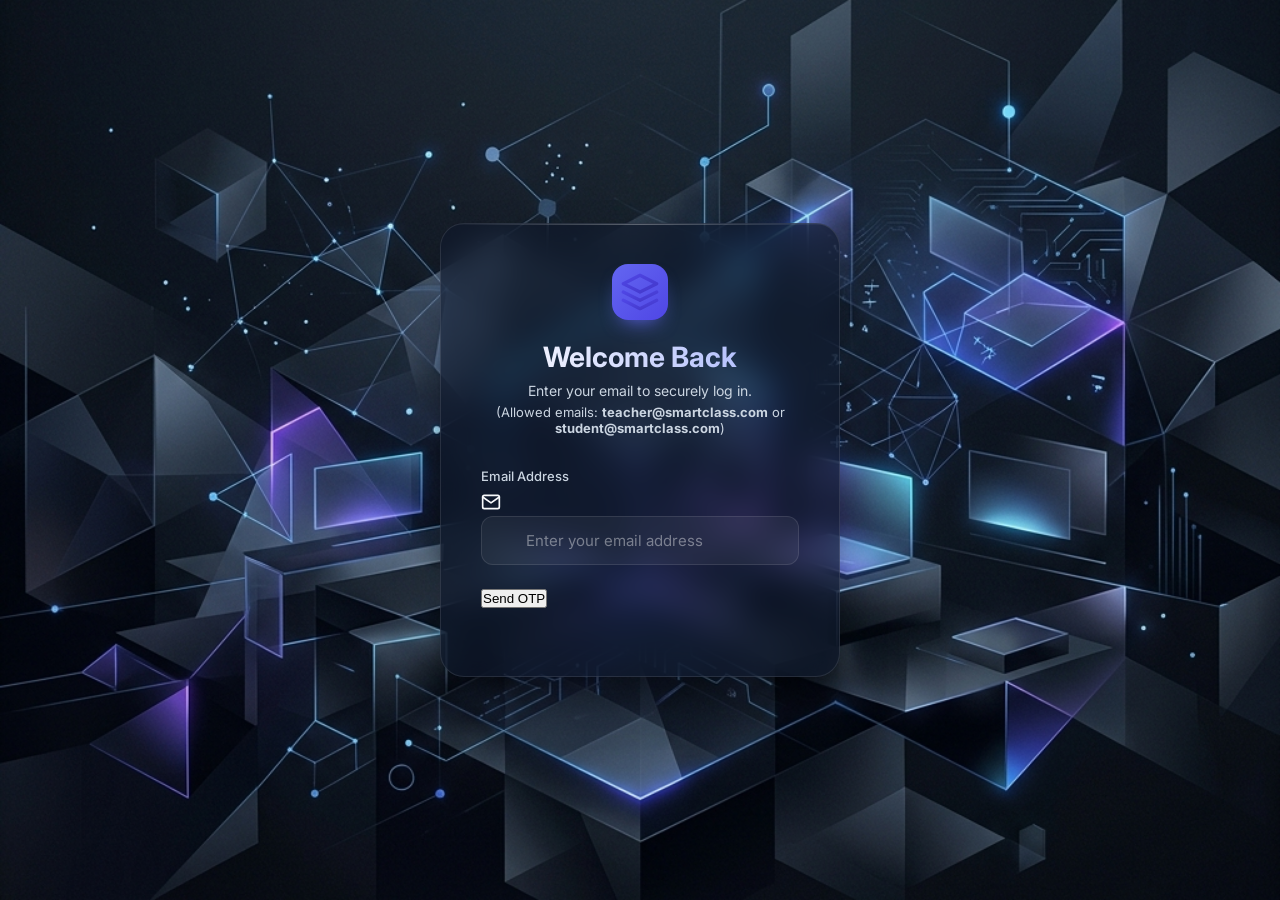
<file: index.html>
<!DOCTYPE html>
<html lang="en">
<head>
    <meta charset="UTF-8">
    <meta name="viewport" content="width=device-width, initial-scale=1.0">
    <title>Smart Class - Login</title>
    <link rel="stylesheet" href="style.css">
    <link href="https://fonts.googleapis.com/css2?family=Inter:wght@300;400;500;600;700&display=swap" rel="stylesheet">
    <style>
        .otp-section {
            display: none;
            flex-direction: column;
            gap: 15px;
            animation: fadeIn 0.4s ease-out;
            margin-bottom: 20px;
        }
        .otp-inputs {
            display: flex;
            gap: 10px;
            justify-content: center;
        }
        .otp-box {
            width: 50px;
            height: 50px;
            border-radius: 12px;
            border: 1px solid rgba(255,255,255,0.1);
            background: rgba(0,0,0,0.3);
            color: white;
            font-size: 24px;
            font-weight: 700;
            text-align: center;
            outline: none;
            transition: all 0.2s;
        }
        .otp-box:focus {
            border-color: var(--primary-color);
            box-shadow: 0 0 10px rgba(99, 102, 241, 0.4);
        }
        .toast {
            position: fixed;
            top: 20px;
            right: 20px;
            background: #10b981;
            color: white;
            padding: 16px 24px;
            border-radius: 12px;
            font-weight: 600;
            box-shadow: 0 10px 30px rgba(16, 185, 129, 0.4);
            transform: translateY(-100px);
            opacity: 0;
            transition: all 0.4s cubic-bezier(0.68, -0.55, 0.265, 1.55);
            z-index: 1000;
        }
        .toast.show {
            transform: translateY(0);
            opacity: 1;
        }
        .resend-text {
            color: var(--text-secondary);
            font-size: 13px;
            text-align: center;
            margin-top: 5px;
        }
        .resend-link {
            color: var(--primary-color);
            cursor: pointer;
            text-decoration: underline;
        }
    </style>
</head>
<body>
    <div id="toast" class="toast">OTP sent successfully to your WhatsApp!</div>

    <div class="login-container">
        <div class="glass-panel">
            <div class="login-header">
                <div class="logo">
                    <svg width="40" height="40" viewBox="0 0 24 24" fill="none" stroke="url(#gradient)" stroke-width="2" stroke-linecap="round" stroke-linejoin="round">
                        <defs>
                            <linearGradient id="gradient" x1="0%" y1="0%" x2="100%" y2="100%">
                                <stop offset="0%" stop-color="#4f46e5" />
                                <stop offset="100%" stop-color="#4338ca" />
                            </linearGradient>
                        </defs>
                        <path d="M12 2L2 7l10 5 10-5-10-5z"></path>
                        <path d="M2 17l10 5 10-5"></path>
                        <path d="M2 12l10 5 10-5"></path>
                    </svg>
                </div>
                <h2>Welcome Back</h2>
                <p>Enter your email to securely log in.<br><span style="font-size:13px; color:var(--text-secondary); margin-top:5px; display:inline-block;">(Allowed emails: <strong>teacher@smartclass.com</strong> or <strong>student@smartclass.com</strong>)</span></p>
            </div>

            <form id="login-form">
                <div class="input-group" style="margin-bottom: 24px;">
                    <label for="email">Email Address</label>
                    <div class="input-wrapper">
                        <svg class="input-icon" width="20" height="20" viewBox="0 0 24 24" fill="none" stroke="currentColor" stroke-width="2" stroke-linecap="round" stroke-linejoin="round"><path d="M4 4h16c1.1 0 2 .9 2 2v12c0 1.1-.9 2-2 2H4c-1.1 0-2-.9-2-2V6c0-1.1.9-2 2-2z"></path><polyline points="22,6 12,13 2,6"></polyline></svg>
                        <input type="email" id="email" name="email" placeholder="Enter your email address" required>
                    </div>
                </div>

                <div class="otp-section" id="otp-section">
                    <label style="text-align: center;">Enter 4-digit OTP</label>
                    <div class="otp-inputs">
                        <input type="text" maxlength="1" class="otp-box" id="otp1">
                        <input type="text" maxlength="1" class="otp-box" id="otp2">
                        <input type="text" maxlength="1" class="otp-box" id="otp3">
                        <input type="text" maxlength="1" class="otp-box" id="otp4">
                    </div>
                    <p class="resend-text">Didn't receive code? <span class="resend-link" id="resend-link">Resend</span></p>
                </div>

                <div class="form-actions">
                    <button type="button" class="login-btn" id="main-btn">Send OTP</button>
                </div>
            </form>
        </div>
    </div>

    <script>
        document.addEventListener('DOMContentLoaded', () => {
            const emailInput = document.getElementById('email');
            const mainBtn = document.getElementById('main-btn');
            const otpSection = document.getElementById('otp-section');
            const toast = document.getElementById('toast');
            const resendLink = document.getElementById('resend-link');
            
            const otpBoxes = [
                document.getElementById('otp1'),
                document.getElementById('otp2'),
                document.getElementById('otp3'),
                document.getElementById('otp4')
            ];

            let currentState = 'request_otp';
            let generatedOtp = '';
            let resendTimerInterval = null;
            
            // Strict Whitelist
            const allowedTeachers = ['teacher@smartclass.com'];
            const allowedStudents = ['student@smartclass.com'];

            function generateOtp() {
                return Math.floor(1000 + Math.random() * 9000).toString();
            }

            function showToast(message) {
                toast.textContent = message;
                toast.classList.add('show');
                setTimeout(() => {
                    toast.classList.remove('show');
                }, 4000);
            }

            function startResendTimer() {
                let timeLeft = 45;
                resendLink.style.pointerEvents = 'none';
                resendLink.style.color = 'var(--text-secondary)';
                resendLink.style.textDecoration = 'none';
                resendLink.textContent = Resend in  + timeLeft + s;

                clearInterval(resendTimerInterval);
                resendTimerInterval = setInterval(() => {
                    timeLeft--;
                    resendLink.textContent = Resend in  + timeLeft + s;
                    
                    if (timeLeft <= 0) {
                        clearInterval(resendTimerInterval);
                        resendLink.style.pointerEvents = 'auto';
                        resendLink.style.color = '#4f46e5';
                        resendLink.style.textDecoration = 'underline';
                        resendLink.textContent = 'Resend OTP';
                    }
                }, 1000);
            }

            mainBtn.addEventListener('click', () => {
                if (currentState === 'request_otp') {
                    const email = emailInput.value.trim().toLowerCase();
                    
                    if (!email) {
                        alert("Please enter a valid email address first.");
                        return;
                    }
                    
                    // Enforce Strict Whitelist
                    if (!allowedTeachers.includes(email) && !allowedStudents.includes(email)) {
                        alert("Account not found. Please ensure you are using your registered email address.");
                        emailInput.value = '';
                        return;
                    }
                    
                    emailInput.disabled = true;
                    mainBtn.textContent = "Verifying...";
                    
                    setTimeout(() => {
                        generatedOtp = generateOtp();
                        otpSection.style.display = 'flex';
                        mainBtn.textContent = "Verify & Login";
                        currentState = 'verify_otp';
                        showToast(OTP sent to WhatsApp! (For testing, your code is:  + generatedOtp + ));
                        startResendTimer();
                        otpBoxes[0].focus();
                    }, 800);
                    
                } else if (currentState === 'verify_otp') {
                    const enteredOtp = otpBoxes.map(box => box.value).join('');
                    if (enteredOtp.length < 4) {
                        alert("Please enter the full 4-digit OTP.");
                        return;
                    }
                    
                    if (enteredOtp !== generatedOtp) {
                        alert("Invalid OTP! Please check the code and try again.");
                        otpBoxes.forEach(box => box.value = '');
                        otpBoxes[0].focus();
                        return;
                    }

                    mainBtn.textContent = "Authenticating...";
                    
                    setTimeout(() => {
                        const email = emailInput.value.trim().toLowerCase();
                        const determinedRole = allowedTeachers.includes(email) ? 'teacher' : 'student';
                        window.location.href = 'dashboard.html?role=' + determinedRole;
                    }, 1000);
                }
            });

            resendLink.addEventListener('click', () => {
                generatedOtp = generateOtp();
                showToast(New OTP sent to WhatsApp! (For testing, your code is:  + generatedOtp + ));
                startResendTimer();
                otpBoxes.forEach(box => box.value = '');
                otpBoxes[0].focus();
            });

            otpBoxes.forEach((box, index) => {
                box.addEventListener('input', (e) => {
                    if (e.target.value && index < 3) {
                        otpBoxes[index + 1].focus();
                    }
                });
                
                box.addEventListener('keydown', (e) => {
                    if (e.key === 'Backspace' && !e.target.value && index > 0) {
                        otpBoxes[index - 1].focus();
                    }
                });
            });
        });
    </script>
</body>
</html>
</file>
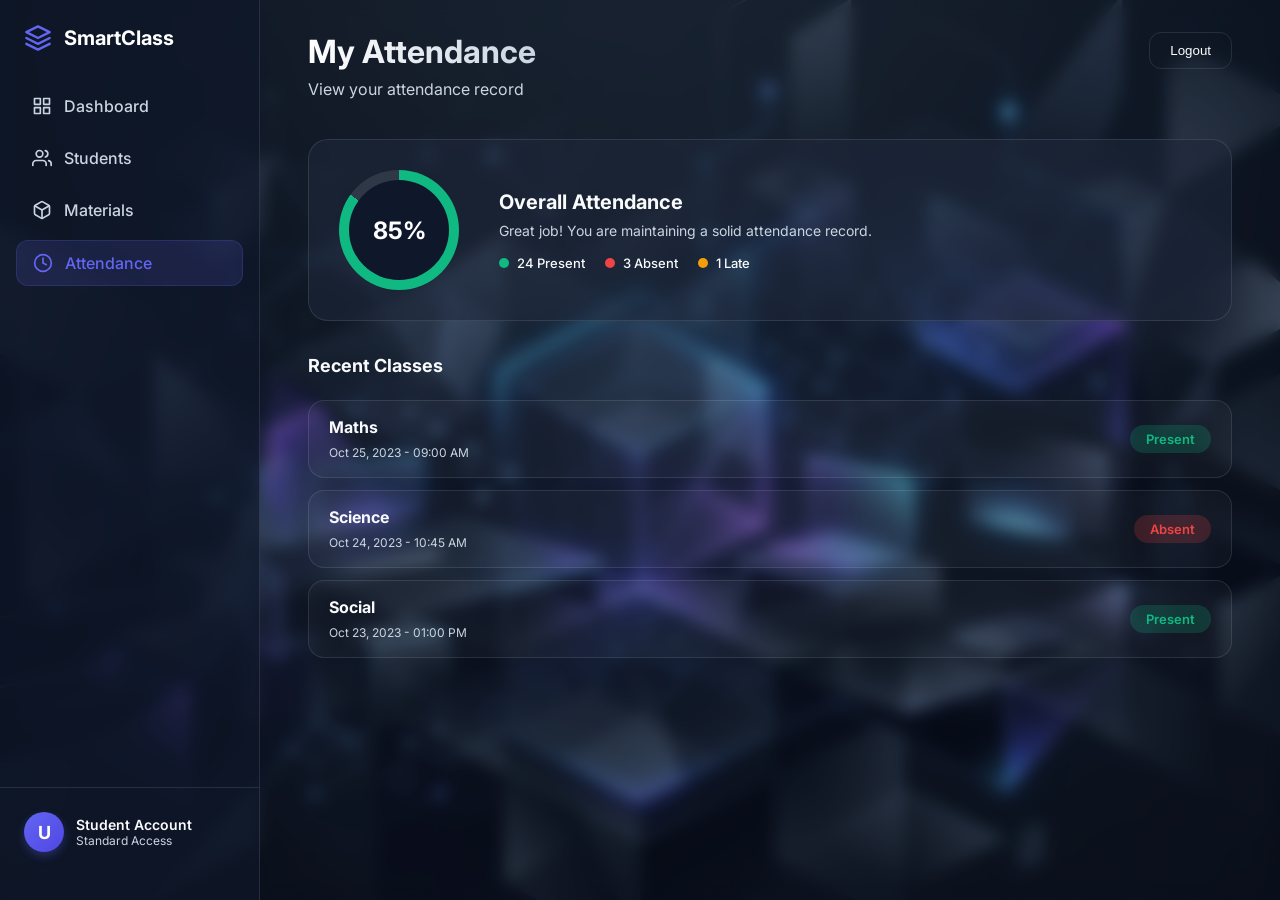
<file: attendance.html>
<!DOCTYPE html>
<html lang="en">
<head>
    <meta charset="UTF-8">
    <meta name="viewport" content="width=device-width, initial-scale=1.0">
    <title>Smart Class - Attendance</title>
    <link rel="stylesheet" href="dashboard.css">
    <link rel="stylesheet" href="attendance.css">
    <link href="https://fonts.googleapis.com/css2?family=Inter:wght@300;400;500;600;700&display=swap" rel="stylesheet">
</head>
<body>
    <div class="dashboard-container">
        <!-- Sidebar Navigation -->
        <aside class="sidebar">
            <div class="logo">
                <svg width="28" height="28" viewBox="0 0 24 24" fill="none" stroke="currentColor" stroke-width="2" stroke-linecap="round" stroke-linejoin="round">
                    <path d="M12 2L2 7l10 5 10-5-10-5z"></path>
                    <path d="M2 17l10 5 10-5"></path>
                    <path d="M2 12l10 5 10-5"></path>
                </svg>
                <span>SmartClass</span>
            </div>
            <nav class="nav-links">
                <a href="dashboard.html">
                    <svg width="20" height="20" viewBox="0 0 24 24" fill="none" stroke="currentColor" stroke-width="2" stroke-linecap="round" stroke-linejoin="round"><rect x="3" y="3" width="7" height="7"></rect><rect x="14" y="3" width="7" height="7"></rect><rect x="14" y="14" width="7" height="7"></rect><rect x="3" y="14" width="7" height="7"></rect></svg>
                    Dashboard
                </a>
                <a href="#">
                    <svg width="20" height="20" viewBox="0 0 24 24" fill="none" stroke="currentColor" stroke-width="2" stroke-linecap="round" stroke-linejoin="round"><path d="M17 21v-2a4 4 0 0 0-4-4H5a4 4 0 0 0-4 4v2"></path><circle cx="9" cy="7" r="4"></circle><path d="M23 21v-2a4 4 0 0 0-3-3.87"></path><path d="M16 3.13a4 4 0 0 1 0 7.75"></path></svg>
                    Students
                </a>
                <a href="materials.html">
                    <svg width="20" height="20" viewBox="0 0 24 24" fill="none" stroke="currentColor" stroke-width="2" stroke-linecap="round" stroke-linejoin="round"><path d="M21 16V8a2 2 0 0 0-1-1.73l-7-4a2 2 0 0 0-2 0l-7 4A2 2 0 0 0 3 8v8a2 2 0 0 0 1 1.73l7 4a2 2 0 0 0 2 0l7-4A2 2 0 0 0 21 16z"></path><polyline points="3.27 6.96 12 12.01 20.73 6.96"></polyline><line x1="12" y1="22.08" x2="12" y2="12"></line></svg>
                    Materials
                </a>
                <a href="attendance.html" class="active">
                    <svg width="20" height="20" viewBox="0 0 24 24" fill="none" stroke="currentColor" stroke-width="2" stroke-linecap="round" stroke-linejoin="round"><circle cx="12" cy="12" r="10"></circle><polyline points="12 6 12 12 16 14"></polyline></svg>
                    Attendance
                </a>
            </nav>
            <div class="user-profile">
                <div class="avatar">U</div>
                <div class="user-info">
                    <h4>User Account</h4>
                    <p>Loading Access...</p>
                </div>
            </div>
        </aside>

        <!-- Main Content -->
        <main class="main-content">
            <header class="top-header">
                <div class="header-title">
                    <h1 id="attendance-header-title">Attendance Tracker</h1>
                    <p id="attendance-header-subtitle">Manage or view your class attendance</p>
                </div>
                <div class="header-actions">
                    <button class="logout-btn" onclick="window.location.href='index.html'">
                        Logout
                    </button>
                </div>
            </header>

            <!-- Teacher View -->
            <div id="teacher-attendance-view" class="attendance-view hidden">
                <div class="attendance-controls">
                    <select class="subject-select">
                        <option>Maths - Class 10A</option>
                        <option>Science - Class 10A</option>
                        <option>Social - Class 10B</option>
                    </select>
                    <input type="date" class="date-select" value="2023-10-25">
                </div>
                <div class="attendance-table-container">
                    <table class="attendance-table">
                        <thead>
                            <tr>
                                <th>Roll No</th>
                                <th>Student Name</th>
                                <th>Status</th>
                                <th>Action</th>
                            </tr>
                        </thead>
                        <tbody>
                            <tr>
                                <td>101</td>
                                <td>Alice Smith</td>
                                <td><span class="status-badge present">Present</span></td>
                                <td>
                                    <div class="action-buttons">
                                        <button class="btn-mark present-btn active">P</button>
                                        <button class="btn-mark absent-btn">A</button>
                                        <button class="btn-mark late-btn">L</button>
                                    </div>
                                </td>
                            </tr>
                            <tr>
                                <td>102</td>
                                <td>Bob Jones</td>
                                <td><span class="status-badge absent">Absent</span></td>
                                <td>
                                    <div class="action-buttons">
                                        <button class="btn-mark present-btn">P</button>
                                        <button class="btn-mark absent-btn active">A</button>
                                        <button class="btn-mark late-btn">L</button>
                                    </div>
                                </td>
                            </tr>
                            <tr>
                                <td>103</td>
                                <td>Charlie Davis</td>
                                <td><span class="status-badge late">Late</span></td>
                                <td>
                                    <div class="action-buttons">
                                        <button class="btn-mark present-btn">P</button>
                                        <button class="btn-mark absent-btn">A</button>
                                        <button class="btn-mark late-btn active">L</button>
                                    </div>
                                </td>
                            </tr>
                        </tbody>
                    </table>
                </div>
                <div class="submit-section">
                    <button class="submit-attendance-btn">Save Attendance</button>
                </div>
            </div>

            <!-- Student View -->
            <div id="student-attendance-view" class="attendance-view hidden">
                <div class="attendance-summary">
                    <div class="summary-card">
                        <div class="circle-chart" style="--percentage: 85;">
                            <div class="circle-inner">85%</div>
                        </div>
                        <div class="summary-details">
                            <h3>Overall Attendance</h3>
                            <p>Great job! You are maintaining a solid attendance record.</p>
                            <div class="stats-row">
                                <div class="stat"><span class="dot present"></span> 24 Present</div>
                                <div class="stat"><span class="dot absent"></span> 3 Absent</div>
                                <div class="stat"><span class="dot late"></span> 1 Late</div>
                            </div>
                        </div>
                    </div>
                </div>

                <h3 class="history-title">Recent Classes</h3>
                <div class="history-list">
                    <div class="history-item">
                        <div class="history-info">
                            <h4>Maths</h4>
                            <span>Oct 25, 2023 - 09:00 AM</span>
                        </div>
                        <div class="history-status present">Present</div>
                    </div>
                    <div class="history-item">
                        <div class="history-info">
                            <h4>Science</h4>
                            <span>Oct 24, 2023 - 10:45 AM</span>
                        </div>
                        <div class="history-status absent">Absent</div>
                    </div>
                    <div class="history-item">
                        <div class="history-info">
                            <h4>Social</h4>
                            <span>Oct 23, 2023 - 01:00 PM</span>
                        </div>
                        <div class="history-status present">Present</div>
                    </div>
                </div>
            </div>
        </main>
    </div>

    <script src="attendance.js"></script>
</body>
</html>
</file>
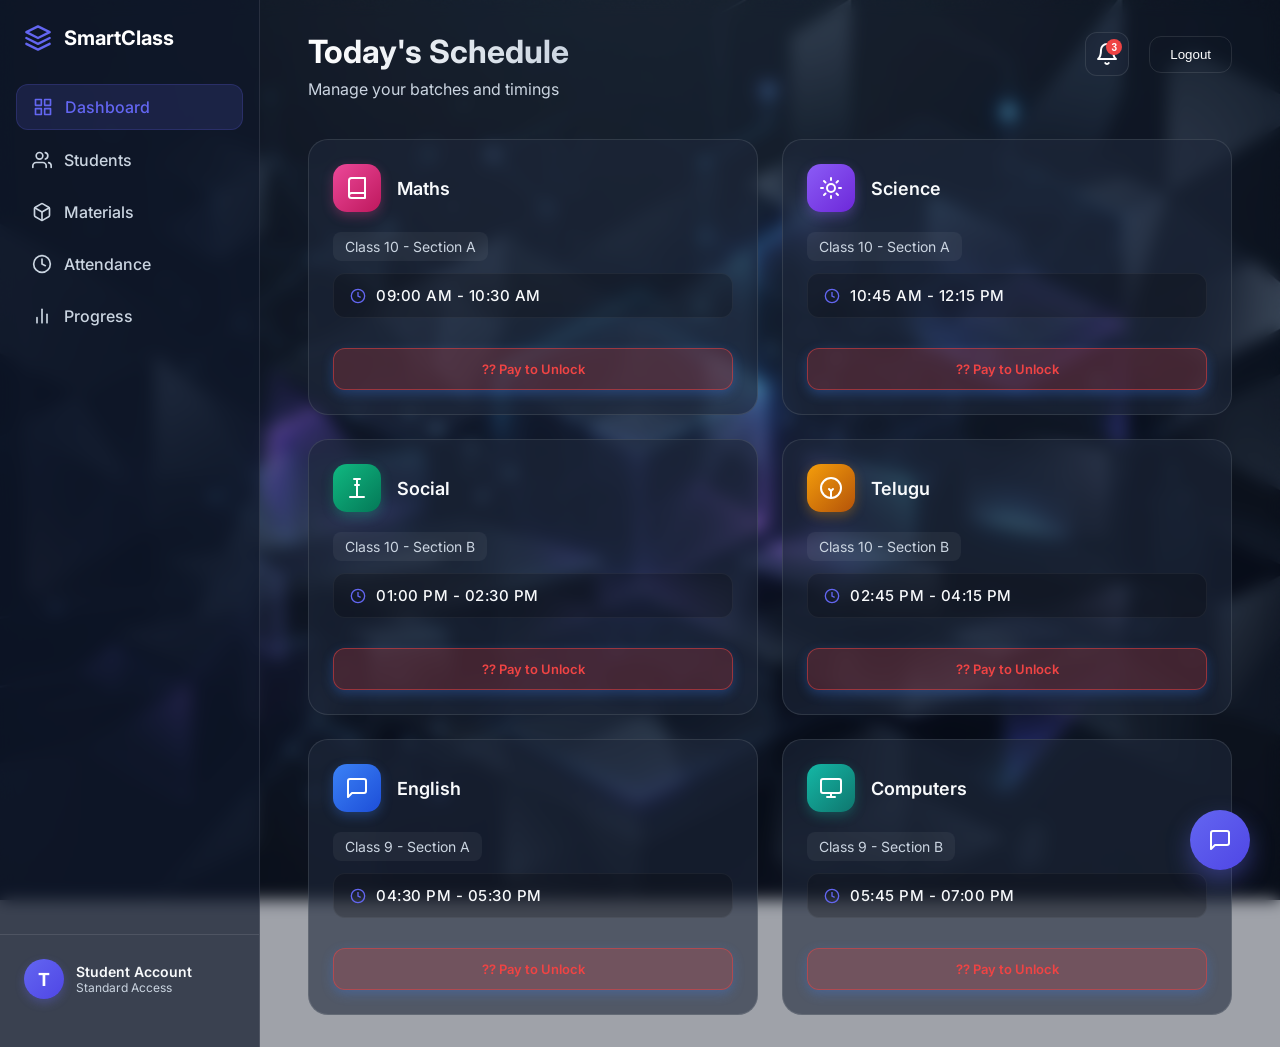
<file: dashboard.html>
<!DOCTYPE html>
<html lang="en">
<head>
    <meta charset="UTF-8">
    <meta name="viewport" content="width=device-width, initial-scale=1.0">
    <title>Smart Class - Dashboard</title>
    <link rel="stylesheet" href="dashboard.css">
    <link href="https://fonts.googleapis.com/css2?family=Inter:wght@300;400;500;600;700&display=swap" rel="stylesheet">
</head>
<body>
    <div class="dashboard-container">
        <!-- Sidebar Navigation -->
        <aside class="sidebar">
            <div class="logo">
                <svg width="28" height="28" viewBox="0 0 24 24" fill="none" stroke="currentColor" stroke-width="2" stroke-linecap="round" stroke-linejoin="round">
                    <path d="M12 2L2 7l10 5 10-5-10-5z"></path>
                    <path d="M2 17l10 5 10-5"></path>
                    <path d="M2 12l10 5 10-5"></path>
                </svg>
                <span>SmartClass</span>
            </div>
            <nav class="nav-links">
                <a href="#" class="active">
                    <svg width="20" height="20" viewBox="0 0 24 24" fill="none" stroke="currentColor" stroke-width="2" stroke-linecap="round" stroke-linejoin="round"><rect x="3" y="3" width="7" height="7"></rect><rect x="14" y="3" width="7" height="7"></rect><rect x="14" y="14" width="7" height="7"></rect><rect x="3" y="14" width="7" height="7"></rect></svg>
                    Dashboard
                </a>
                <a href="#">
                    <svg width="20" height="20" viewBox="0 0 24 24" fill="none" stroke="currentColor" stroke-width="2" stroke-linecap="round" stroke-linejoin="round"><path d="M17 21v-2a4 4 0 0 0-4-4H5a4 4 0 0 0-4 4v2"></path><circle cx="9" cy="7" r="4"></circle><path d="M23 21v-2a4 4 0 0 0-3-3.87"></path><path d="M16 3.13a4 4 0 0 1 0 7.75"></path></svg>
                    Students
                </a>
                <a href="#">
                    <svg width="20" height="20" viewBox="0 0 24 24" fill="none" stroke="currentColor" stroke-width="2" stroke-linecap="round" stroke-linejoin="round"><path d="M21 16V8a2 2 0 0 0-1-1.73l-7-4a2 2 0 0 0-2 0l-7 4A2 2 0 0 0 3 8v8a2 2 0 0 0 1 1.73l7 4a2 2 0 0 0 2 0l7-4A2 2 0 0 0 21 16z"></path><polyline points="3.27 6.96 12 12.01 20.73 6.96"></polyline><line x1="12" y1="22.08" x2="12" y2="12"></line></svg>
                    Materials
                </a>
                <a href="#">
                    <svg width="20" height="20" viewBox="0 0 24 24" fill="none" stroke="currentColor" stroke-width="2" stroke-linecap="round" stroke-linejoin="round"><circle cx="12" cy="12" r="10"></circle><polyline points="12 6 12 12 16 14"></polyline></svg>
                    Attendance
                </a>
                <a href="#">
                    <svg width="20" height="20" viewBox="0 0 24 24" fill="none" stroke="currentColor" stroke-width="2" stroke-linecap="round" stroke-linejoin="round"><line x1="18" y1="20" x2="18" y2="10"></line><line x1="12" y1="20" x2="12" y2="4"></line><line x1="6" y1="20" x2="6" y2="14"></line></svg>
                    Progress
                </a>
            </nav>
            <div class="user-profile">
                <div class="avatar">T</div>
                <div class="user-info">
                    <h4>Teacher Account</h4>
                    <p>Admin Access</p>
                </div>
            </div>
        </aside>

        <!-- Main Content -->
        <main class="main-content">
            <header class="top-header">
                <div class="header-title">
                    <h1>Today's Schedule</h1>
                    <p>Manage your batches and timings</p>
                </div>
                <div class="header-actions">
                    <button class="notification-btn">
                        <svg width="24" height="24" viewBox="0 0 24 24" fill="none" stroke="currentColor" stroke-width="2" stroke-linecap="round" stroke-linejoin="round"><path d="M18 8A6 6 0 0 0 6 8c0 7-3 9-3 9h18s-3-2-3-9"></path><path d="M13.73 21a2 2 0 0 1-3.46 0"></path></svg>
                        <span class="badge">3</span>
                    </button>
                    <button class="logout-btn" onclick="window.location.href='index.html'">
                        Logout
                    </button>
                </div>
            </header>

                        <div id="teacher-stats-container" class="stats-container hidden" style="display: none; gap: 20px; margin-bottom: 24px;">
                <div class="stat-card" style="flex: 1; background: var(--card-glass); border: 1px solid var(--border-glass); border-radius: 20px; padding: 20px; display: flex; align-items: center; justify-content: space-between;">
                    <div>
                        <p style="color: var(--text-secondary); font-size: 14px; margin-bottom: 5px;">Total Enrolled Students</p>
                        <h2 style="font-size: 28px; color: white;">42</h2>
                    </div>
                    <div style="background: rgba(99, 102, 241, 0.2); padding: 12px; border-radius: 12px; color: #818cf8;">
                        <svg width="24" height="24" viewBox="0 0 24 24" fill="none" stroke="currentColor" stroke-width="2"><path d="M17 21v-2a4 4 0 0 0-4-4H5a4 4 0 0 0-4 4v2"></path><circle cx="9" cy="7" r="4"></circle><path d="M23 21v-2a4 4 0 0 0-3-3.87"></path><path d="M16 3.13a4 4 0 0 1 0 7.75"></path></svg>
                    </div>
                </div>
                <div class="stat-card" style="flex: 1; background: var(--card-glass); border: 1px solid var(--border-glass); border-radius: 20px; padding: 20px; display: flex; align-items: center; justify-content: space-between;">
                    <div>
                        <p style="color: var(--text-secondary); font-size: 14px; margin-bottom: 5px;">Students Online Now</p>
                        <h2 style="font-size: 28px; color: #10b981;">18 <span style="font-size: 14px; color: #10b981; font-weight: normal; margin-left: 5px;">? Live</span></h2>
                    </div>
                    <div style="background: rgba(16, 185, 129, 0.2); padding: 12px; border-radius: 12px; color: #10b981;">
                        <svg width="24" height="24" viewBox="0 0 24 24" fill="none" stroke="currentColor" stroke-width="2"><circle cx="12" cy="12" r="10"></circle><polyline points="12 6 12 12 16 14"></polyline></svg>
                    </div>
                </div>
            </div>
            <div class="subjects-grid">
                <!-- Subject Card 1 -->
                <div class="subject-card" data-subject="math">
                    <div class="card-header">
                        <div class="icon-wrapper math-icon">
                            <svg width="24" height="24" viewBox="0 0 24 24" fill="none" stroke="currentColor" stroke-width="2" stroke-linecap="round" stroke-linejoin="round"><path d="M4 19.5A2.5 2.5 0 0 1 6.5 17H20"></path><path d="M6.5 2H20v20H6.5A2.5 2.5 0 0 1 4 19.5v-15A2.5 2.5 0 0 1 6.5 2z"></path></svg>
                        </div>
                        <h3>Maths</h3>
                    </div>
                    <div class="card-body">
                        <p class="batch-name">Class 10 - Section A</p>
                        <div class="timing-container">
                            <svg class="clock-icon" width="16" height="16" viewBox="0 0 24 24" fill="none" stroke="currentColor" stroke-width="2"><circle cx="12" cy="12" r="10"></circle><polyline points="12 6 12 12 16 14"></polyline></svg>
                            <span class="time-display">09:00 AM - 10:30 AM</span>
                            <div class="time-edit-mode hidden">
                                <input type="time" class="time-input start-time" value="09:00">
                                <span>to</span>
                                <input type="time" class="time-input end-time" value="10:30">
                            </div>
                        </div>
                    </div>
                    <div class="card-footer">
                        <button class="edit-btn">Edit Timing</button>
                        <button class="save-btn hidden">Save</button>
                    </div>
                </div>

                <!-- Subject Card 2 -->
                <div class="subject-card" data-subject="physics">
                    <div class="card-header">
                        <div class="icon-wrapper physics-icon">
                            <svg width="24" height="24" viewBox="0 0 24 24" fill="none" stroke="currentColor" stroke-width="2" stroke-linecap="round" stroke-linejoin="round"><circle cx="12" cy="12" r="4"></circle><path d="M12 2v2"></path><path d="M12 20v2"></path><path d="M5 5l1.5 1.5"></path><path d="M17.5 17.5L19 19"></path><path d="M2 12h2"></path><path d="M20 12h2"></path><path d="M5 19l1.5-1.5"></path><path d="M17.5 6.5L19 5"></path></svg>
                        </div>
                        <h3>Science</h3>
                    </div>
                    <div class="card-body">
                        <p class="batch-name">Class 10 - Section A</p>
                        <div class="timing-container">
                            <svg class="clock-icon" width="16" height="16" viewBox="0 0 24 24" fill="none" stroke="currentColor" stroke-width="2"><circle cx="12" cy="12" r="10"></circle><polyline points="12 6 12 12 16 14"></polyline></svg>
                            <span class="time-display">10:45 AM - 12:15 PM</span>
                            <div class="time-edit-mode hidden">
                                <input type="time" class="time-input start-time" value="10:45">
                                <span>to</span>
                                <input type="time" class="time-input end-time" value="12:15">
                            </div>
                        </div>
                    </div>
                    <div class="card-footer">
                        <button class="join-btn" onclick="joinClass(this, 'https://meet.google.com/new')">
                            <svg width="16" height="16" viewBox="0 0 24 24" fill="none" stroke="currentColor" stroke-width="2" stroke-linecap="round" stroke-linejoin="round"><polygon points="23 7 16 12 23 17 23 7"></polygon><rect x="1" y="5" width="15" height="14" rx="2" ry="2"></rect></svg>
                            Join Class
                        </button>
                        <button class="edit-btn">Edit Timing</button>
                        <button class="save-btn hidden">Save</button>
                    </div>
                </div>

                <!-- Subject Card 3 -->
                <div class="subject-card" data-subject="chemistry">
                    <div class="card-header">
                        <div class="icon-wrapper chemistry-icon">
                            <svg width="24" height="24" viewBox="0 0 24 24" fill="none" stroke="currentColor" stroke-width="2" stroke-linecap="round" stroke-linejoin="round"><path d="M9 3h6"></path><path d="M10 9h4"></path><path d="M12 3v18"></path><path d="M5 21h14"></path></svg>
                        </div>
                        <h3>Social</h3>
                    </div>
                    <div class="card-body">
                        <p class="batch-name">Class 10 - Section B</p>
                        <div class="timing-container">
                            <svg class="clock-icon" width="16" height="16" viewBox="0 0 24 24" fill="none" stroke="currentColor" stroke-width="2"><circle cx="12" cy="12" r="10"></circle><polyline points="12 6 12 12 16 14"></polyline></svg>
                            <span class="time-display">01:00 PM - 02:30 PM</span>
                            <div class="time-edit-mode hidden">
                                <input type="time" class="time-input start-time" value="13:00">
                                <span>to</span>
                                <input type="time" class="time-input end-time" value="14:30">
                            </div>
                        </div>
                    </div>
                    <div class="card-footer">
                        <button class="edit-btn">Edit Timing</button>
                        <button class="save-btn hidden">Save</button>
                    </div>
                </div>

                <!-- Subject Card 4 -->
                <div class="subject-card" data-subject="biology">
                    <div class="card-header">
                        <div class="icon-wrapper biology-icon">
                            <svg width="24" height="24" viewBox="0 0 24 24" fill="none" stroke="currentColor" stroke-width="2" stroke-linecap="round" stroke-linejoin="round"><path d="M12 22v-7l-2-2"></path><path d="M12 15l2-2"></path><path d="M12 2C6.48 2 2 6.48 2 12s4.48 10 10 10 10-4.48 10-10S17.52 2 12 2z"></path></svg>
                        </div>
                        <h3>Telugu</h3>
                    </div>
                    <div class="card-body">
                        <p class="batch-name">Class 10 - Section B</p>
                        <div class="timing-container">
                            <svg class="clock-icon" width="16" height="16" viewBox="0 0 24 24" fill="none" stroke="currentColor" stroke-width="2"><circle cx="12" cy="12" r="10"></circle><polyline points="12 6 12 12 16 14"></polyline></svg>
                            <span class="time-display">02:45 PM - 04:15 PM</span>
                            <div class="time-edit-mode hidden">
                                <input type="time" class="time-input start-time" value="14:45">
                                <span>to</span>
                                <input type="time" class="time-input end-time" value="16:15">
                            </div>
                        </div>
                    </div>
                    <div class="card-footer">
                        <button class="edit-btn">Edit Timing</button>
                        <button class="save-btn hidden">Save</button>
                    </div>
                </div>

                <!-- Subject Card 5 -->
                <div class="subject-card" data-subject="english">
                    <div class="card-header">
                        <div class="icon-wrapper english-icon">
                            <svg width="24" height="24" viewBox="0 0 24 24" fill="none" stroke="currentColor" stroke-width="2" stroke-linecap="round" stroke-linejoin="round"><path d="M21 15a2 2 0 0 1-2 2H7l-4 4V5a2 2 0 0 1 2-2h14a2 2 0 0 1 2 2z"></path></svg>
                        </div>
                        <h3>English</h3>
                    </div>
                    <div class="card-body">
                        <p class="batch-name">Class 9 - Section A</p>
                        <div class="timing-container">
                            <svg class="clock-icon" width="16" height="16" viewBox="0 0 24 24" fill="none" stroke="currentColor" stroke-width="2"><circle cx="12" cy="12" r="10"></circle><polyline points="12 6 12 12 16 14"></polyline></svg>
                            <span class="time-display">04:30 PM - 05:30 PM</span>
                            <div class="time-edit-mode hidden">
                                <input type="time" class="time-input start-time" value="16:30">
                                <span>to</span>
                                <input type="time" class="time-input end-time" value="17:30">
                            </div>
                        </div>
                    </div>
                    <div class="card-footer">
                        <button class="edit-btn">Edit Timing</button>
                        <button class="save-btn hidden">Save</button>
                    </div>
                </div>

                <!-- Subject Card 6 -->
                <div class="subject-card" data-subject="computer">
                    <div class="card-header">
                        <div class="icon-wrapper computer-icon">
                            <svg width="24" height="24" viewBox="0 0 24 24" fill="none" stroke="currentColor" stroke-width="2" stroke-linecap="round" stroke-linejoin="round"><rect x="2" y="3" width="20" height="14" rx="2" ry="2"></rect><line x1="8" y1="21" x2="16" y2="21"></line><line x1="12" y1="17" x2="12" y2="21"></line></svg>
                        </div>
                        <h3>Computers</h3>
                    </div>
                    <div class="card-body">
                        <p class="batch-name">Class 9 - Section B</p>
                        <div class="timing-container">
                            <svg class="clock-icon" width="16" height="16" viewBox="0 0 24 24" fill="none" stroke="currentColor" stroke-width="2"><circle cx="12" cy="12" r="10"></circle><polyline points="12 6 12 12 16 14"></polyline></svg>
                            <span class="time-display">05:45 PM - 07:00 PM</span>
                            <div class="time-edit-mode hidden">
                                <input type="time" class="time-input start-time" value="17:45">
                                <span>to</span>
                                <input type="time" class="time-input end-time" value="19:00">
                            </div>
                        </div>
                    </div>
                    <div class="card-footer">
                        <button class="edit-btn">Edit Timing</button>
                        <button class="save-btn hidden">Save</button>
                    </div>
                </div>

            </div>
        </main>
    </div>

    <!-- Floating Chat Widget -->
    <div class="chat-widget">
        <button class="chat-toggle-btn" id="chat-toggle">
            <svg width="24" height="24" viewBox="0 0 24 24" fill="none" stroke="currentColor" stroke-width="2" stroke-linecap="round" stroke-linejoin="round">
                <path d="M21 15a2 2 0 0 1-2 2H7l-4 4V5a2 2 0 0 1 2-2h14a2 2 0 0 1 2 2z"></path>
            </svg>
        </button>

        <div class="chat-window hidden" id="chat-window">
            <div class="chat-header">
                <div class="chat-header-info">
                    <div class="chat-avatar">T</div>
                    <div>
                        <h4>Ask Teacher</h4>
                        <p>Typically replies in minutes</p>
                    </div>
                </div>
                <button class="chat-close-btn" id="chat-close">
                    <svg width="20" height="20" viewBox="0 0 24 24" fill="none" stroke="currentColor" stroke-width="2" stroke-linecap="round" stroke-linejoin="round"><line x1="18" y1="6" x2="6" y2="18"></line><line x1="6" y1="6" x2="18" y2="18"></line></svg>
                </button>
            </div>
            
            <div class="chat-messages" id="chat-messages">
                <!-- Messages will appear here -->
                <div class="message received">
                    <p>Hello! Let me know if you have any doubts regarding today's topics.</p>
                    <span class="timestamp">10:00 AM</span>
                </div>
            </div>

            <div class="chat-input-area">
                <input type="text" id="chat-input" placeholder="Type your doubt here...">
                <button class="send-btn" id="chat-send">
                    <svg width="18" height="18" viewBox="0 0 24 24" fill="none" stroke="currentColor" stroke-width="2" stroke-linecap="round" stroke-linejoin="round"><line x1="22" y1="2" x2="11" y2="13"></line><polygon points="22 2 15 22 11 13 2 9 22 2"></polygon></svg>
                </button>
            </div>
        </div>
    </div>

    <script src="dashboard.js"></script>
</body>
</html>
</file>
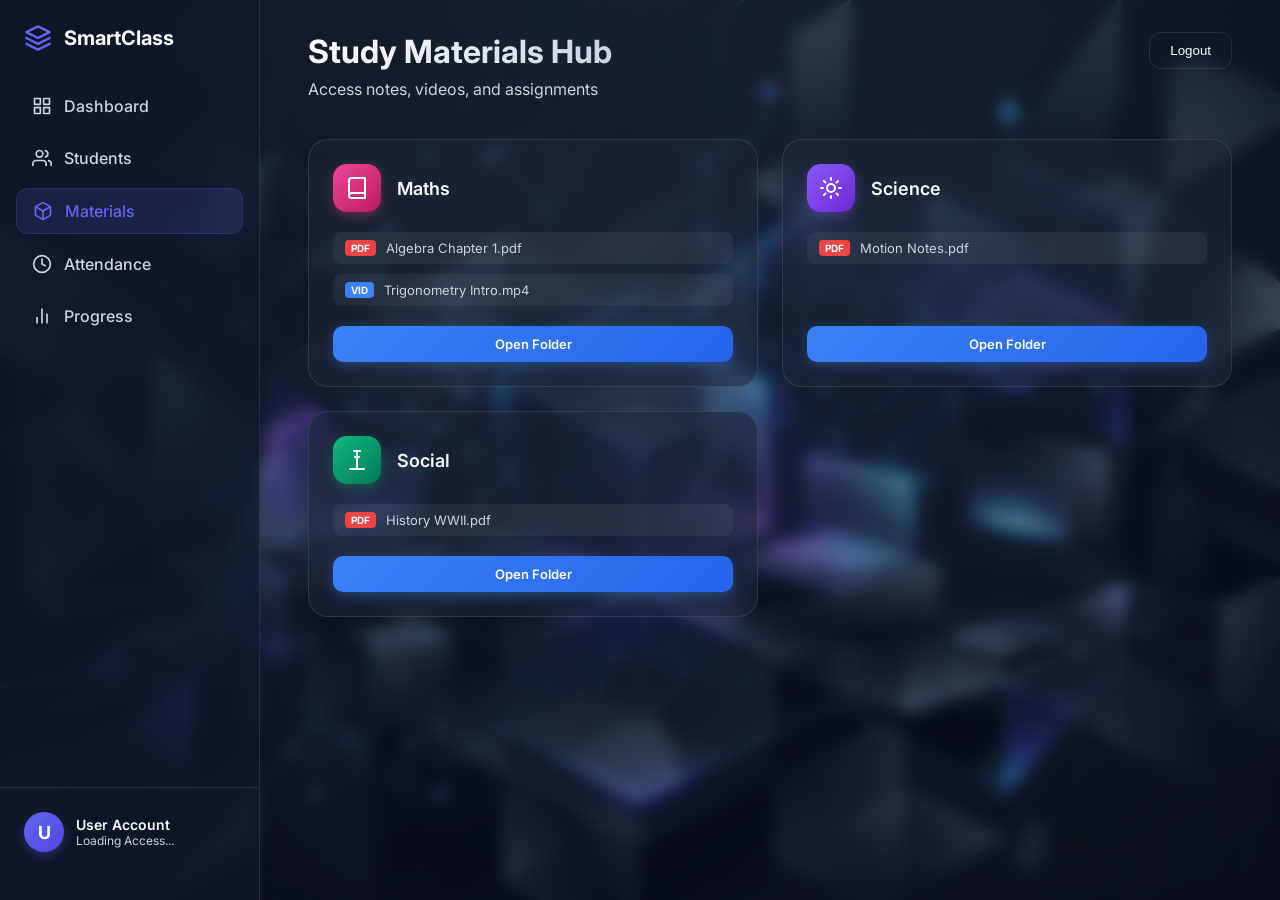
<file: materials.html>
<!DOCTYPE html>
<html lang="en">
<head>
    <meta charset="UTF-8">
    <meta name="viewport" content="width=device-width, initial-scale=1.0">
    <title>Smart Class - Study Materials</title>
    <link rel="stylesheet" href="dashboard.css">
    <link rel="stylesheet" href="materials.css">
    <link href="https://fonts.googleapis.com/css2?family=Inter:wght@300;400;500;600;700&display=swap" rel="stylesheet">
</head>
<body>
    <div class="dashboard-container">
        <!-- Sidebar Navigation -->
        <aside class="sidebar">
            <div class="logo">
                <svg width="28" height="28" viewBox="0 0 24 24" fill="none" stroke="currentColor" stroke-width="2" stroke-linecap="round" stroke-linejoin="round">
                    <path d="M12 2L2 7l10 5 10-5-10-5z"></path>
                    <path d="M2 17l10 5 10-5"></path>
                    <path d="M2 12l10 5 10-5"></path>
                </svg>
                <span>SmartClass</span>
            </div>
            <nav class="nav-links">
                <a href="dashboard.html">
                    <svg width="20" height="20" viewBox="0 0 24 24" fill="none" stroke="currentColor" stroke-width="2" stroke-linecap="round" stroke-linejoin="round"><rect x="3" y="3" width="7" height="7"></rect><rect x="14" y="3" width="7" height="7"></rect><rect x="14" y="14" width="7" height="7"></rect><rect x="3" y="14" width="7" height="7"></rect></svg>
                    Dashboard
                </a>
                <a href="#">
                    <svg width="20" height="20" viewBox="0 0 24 24" fill="none" stroke="currentColor" stroke-width="2" stroke-linecap="round" stroke-linejoin="round"><path d="M17 21v-2a4 4 0 0 0-4-4H5a4 4 0 0 0-4 4v2"></path><circle cx="9" cy="7" r="4"></circle><path d="M23 21v-2a4 4 0 0 0-3-3.87"></path><path d="M16 3.13a4 4 0 0 1 0 7.75"></path></svg>
                    Students
                </a>
                <a href="materials.html" class="active">
                    <svg width="20" height="20" viewBox="0 0 24 24" fill="none" stroke="currentColor" stroke-width="2" stroke-linecap="round" stroke-linejoin="round"><path d="M21 16V8a2 2 0 0 0-1-1.73l-7-4a2 2 0 0 0-2 0l-7 4A2 2 0 0 0 3 8v8a2 2 0 0 0 1 1.73l7 4a2 2 0 0 0 2 0l7-4A2 2 0 0 0 21 16z"></path><polyline points="3.27 6.96 12 12.01 20.73 6.96"></polyline><line x1="12" y1="22.08" x2="12" y2="12"></line></svg>
                    Materials
                </a>
                <a href="#">
                    <svg width="20" height="20" viewBox="0 0 24 24" fill="none" stroke="currentColor" stroke-width="2" stroke-linecap="round" stroke-linejoin="round"><circle cx="12" cy="12" r="10"></circle><polyline points="12 6 12 12 16 14"></polyline></svg>
                    Attendance
                </a>
                <a href="#">
                    <svg width="20" height="20" viewBox="0 0 24 24" fill="none" stroke="currentColor" stroke-width="2" stroke-linecap="round" stroke-linejoin="round"><line x1="18" y1="20" x2="18" y2="10"></line><line x1="12" y1="20" x2="12" y2="4"></line><line x1="6" y1="20" x2="6" y2="14"></line></svg>
                    Progress
                </a>
            </nav>
            <div class="user-profile">
                <div class="avatar">U</div>
                <div class="user-info">
                    <h4>User Account</h4>
                    <p>Loading Access...</p>
                </div>
            </div>
        </aside>

        <!-- Main Content -->
        <main class="main-content">
            <header class="top-header">
                <div class="header-title">
                    <h1>Study Materials Hub</h1>
                    <p>Access notes, videos, and assignments</p>
                </div>
                <div class="header-actions">
                    <button class="upload-btn hidden" id="upload-material-btn">
                        <svg width="18" height="18" viewBox="0 0 24 24" fill="none" stroke="currentColor" stroke-width="2" stroke-linecap="round" stroke-linejoin="round"><path d="M21 15v4a2 2 0 0 1-2 2H5a2 2 0 0 1-2-2v-4"></path><polyline points="17 8 12 3 7 8"></polyline><line x1="12" y1="3" x2="12" y2="15"></line></svg>
                        Upload Material
                    </button>
                    <button class="logout-btn" onclick="window.location.href='index.html'">
                        Logout
                    </button>
                </div>
            </header>

            <div class="materials-grid subjects-grid">
                <!-- Maths -->
                <div class="subject-card material-card">
                    <div class="card-header">
                        <div class="icon-wrapper math-icon">
                            <svg width="24" height="24" viewBox="0 0 24 24" fill="none" stroke="currentColor" stroke-width="2" stroke-linecap="round" stroke-linejoin="round"><path d="M4 19.5A2.5 2.5 0 0 1 6.5 17H20"></path><path d="M6.5 2H20v20H6.5A2.5 2.5 0 0 1 4 19.5v-15A2.5 2.5 0 0 1 6.5 2z"></path></svg>
                        </div>
                        <h3>Maths</h3>
                    </div>
                    <div class="card-body">
                        <ul class="material-list">
                            <li><span class="file-type pdf">PDF</span> Algebra Chapter 1.pdf</li>
                            <li><span class="file-type vid">VID</span> Trigonometry Intro.mp4</li>
                        </ul>
                    </div>
                    <div class="card-footer">
                        <button class="join-btn view-btn">Open Folder</button>
                    </div>
                </div>

                <!-- Science -->
                <div class="subject-card material-card">
                    <div class="card-header">
                        <div class="icon-wrapper physics-icon">
                            <svg width="24" height="24" viewBox="0 0 24 24" fill="none" stroke="currentColor" stroke-width="2" stroke-linecap="round" stroke-linejoin="round"><circle cx="12" cy="12" r="4"></circle><path d="M12 2v2"></path><path d="M12 20v2"></path><path d="M5 5l1.5 1.5"></path><path d="M17.5 17.5L19 19"></path><path d="M2 12h2"></path><path d="M20 12h2"></path><path d="M5 19l1.5-1.5"></path><path d="M17.5 6.5L19 5"></path></svg>
                        </div>
                        <h3>Science</h3>
                    </div>
                    <div class="card-body">
                        <ul class="material-list">
                            <li><span class="file-type pdf">PDF</span> Motion Notes.pdf</li>
                        </ul>
                    </div>
                    <div class="card-footer">
                        <button class="join-btn view-btn">Open Folder</button>
                    </div>
                </div>

                <!-- Social -->
                <div class="subject-card material-card">
                    <div class="card-header">
                        <div class="icon-wrapper chemistry-icon">
                            <svg width="24" height="24" viewBox="0 0 24 24" fill="none" stroke="currentColor" stroke-width="2" stroke-linecap="round" stroke-linejoin="round"><path d="M9 3h6"></path><path d="M10 9h4"></path><path d="M12 3v18"></path><path d="M5 21h14"></path></svg>
                        </div>
                        <h3>Social</h3>
                    </div>
                    <div class="card-body">
                        <ul class="material-list">
                            <li><span class="file-type pdf">PDF</span> History WWII.pdf</li>
                        </ul>
                    </div>
                    <div class="card-footer">
                        <button class="join-btn view-btn">Open Folder</button>
                    </div>
                </div>
            </div>
        </main>
    </div>

    <script src="materials.js"></script>
</body>
</html>
</file>
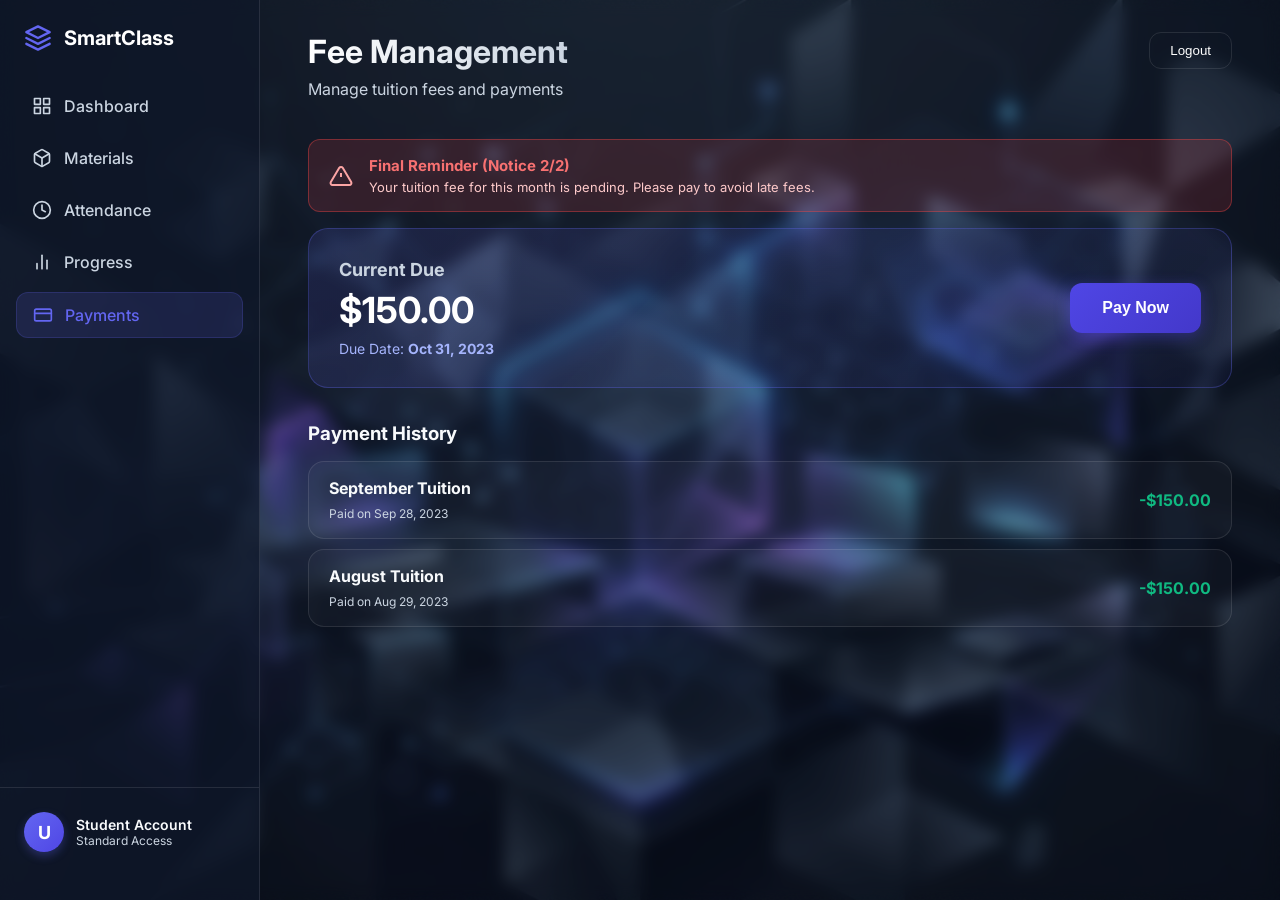
<file: payments.html>
<!DOCTYPE html>
<html lang="en">
<head>
    <meta charset="UTF-8">
    <meta name="viewport" content="width=device-width, initial-scale=1.0">
    <title>Smart Class - Payments</title>
    <link rel="stylesheet" href="dashboard.css">
    <link rel="stylesheet" href="payments.css">
    <link href="https://fonts.googleapis.com/css2?family=Inter:wght@300;400;500;600;700&display=swap" rel="stylesheet">
</head>
<body>
    <div class="dashboard-container">
        <aside class="sidebar">
            <div class="logo">
                <svg width="28" height="28" viewBox="0 0 24 24" fill="none" stroke="currentColor" stroke-width="2" stroke-linecap="round" stroke-linejoin="round">
                    <path d="M12 2L2 7l10 5 10-5-10-5z"></path>
                    <path d="M2 17l10 5 10-5"></path>
                    <path d="M2 12l10 5 10-5"></path>
                </svg>
                <span>SmartClass</span>
            </div>
            <nav class="nav-links">
                <a href="dashboard.html">
                    <svg width="20" height="20" viewBox="0 0 24 24" fill="none" stroke="currentColor" stroke-width="2" stroke-linecap="round" stroke-linejoin="round"><rect x="3" y="3" width="7" height="7"></rect><rect x="14" y="3" width="7" height="7"></rect><rect x="14" y="14" width="7" height="7"></rect><rect x="3" y="14" width="7" height="7"></rect></svg>
                    Dashboard
                </a>
                <a href="materials.html">
                    <svg width="20" height="20" viewBox="0 0 24 24" fill="none" stroke="currentColor" stroke-width="2" stroke-linecap="round" stroke-linejoin="round"><path d="M21 16V8a2 2 0 0 0-1-1.73l-7-4a2 2 0 0 0-2 0l-7 4A2 2 0 0 0 3 8v8a2 2 0 0 0 1 1.73l7 4a2 2 0 0 0 2 0l7-4A2 2 0 0 0 21 16z"></path><polyline points="3.27 6.96 12 12.01 20.73 6.96"></polyline><line x1="12" y1="22.08" x2="12" y2="12"></line></svg>
                    Materials
                </a>
                <a href="attendance.html">
                    <svg width="20" height="20" viewBox="0 0 24 24" fill="none" stroke="currentColor" stroke-width="2" stroke-linecap="round" stroke-linejoin="round"><circle cx="12" cy="12" r="10"></circle><polyline points="12 6 12 12 16 14"></polyline></svg>
                    Attendance
                </a>
                <a href="#">
                    <svg width="20" height="20" viewBox="0 0 24 24" fill="none" stroke="currentColor" stroke-width="2" stroke-linecap="round" stroke-linejoin="round"><line x1="18" y1="20" x2="18" y2="10"></line><line x1="12" y1="20" x2="12" y2="4"></line><line x1="6" y1="20" x2="6" y2="14"></line></svg>
                    Progress
                </a>
                <a href="payments.html" class="active">
                    <svg width="20" height="20" viewBox="0 0 24 24" fill="none" stroke="currentColor" stroke-width="2" stroke-linecap="round" stroke-linejoin="round"><rect x="2" y="5" width="20" height="14" rx="2" ry="2"></rect><line x1="2" y1="10" x2="22" y2="10"></line></svg>
                    Payments
                </a>
            </nav>
            <div class="user-profile">
                <div class="avatar">U</div>
                <div class="user-info">
                    <h4>User Account</h4>
                    <p>Loading Access...</p>
                </div>
            </div>
        </aside>

        <main class="main-content">
            <header class="top-header">
                <div class="header-title">
                    <h1 id="payments-header-title">Fee Management</h1>
                    <p id="payments-header-subtitle">Manage tuition fees and payments</p>
                </div>
                <div class="header-actions">
                    <button class="logout-btn" onclick="window.location.href='index.html'">Logout</button>
                </div>
            </header>

            <div id="teacher-payments-view" class="payments-view hidden">
                <div class="financial-dashboard">
                    <div class="finance-card revenue">
                        <h3>Total Revenue</h3>
                        <h2>$4,500</h2>
                        <p>This Month</p>
                    </div>
                    <div class="finance-card pending">
                        <h3>Pending Dues</h3>
                        <h2>$850</h2>
                        <p>3 Students</p>
                    </div>
                </div>

                <div class="payments-table-container">
                    <h3>Student Roster</h3>
                    <table class="payments-table">
                        <thead>
                            <tr>
                                <th>Student Name</th>
                                <th>Amount</th>
                                <th>Status</th>
                                <th>Reminders Sent</th>
                                <th>Action</th>
                            </tr>
                        </thead>
                        <tbody>
                            <tr>
                                <td>Alice Smith</td>
                                <td>$150</td>
                                <td><span class="status-badge paid">Paid</span></td>
                                <td>0</td>
                                <td>-</td>
                            </tr>
                            <tr>
                                <td>Bob Jones</td>
                                <td>$150</td>
                                <td><span class="status-badge pending">Pending</span></td>
                                <td><span class="reminder-count">2</span></td>
                                <td><button class="send-reminder-btn">Send Reminder</button></td>
                            </tr>
                            <tr>
                                <td>Charlie Davis</td>
                                <td>$150</td>
                                <td><span class="status-badge overdue">Overdue</span></td>
                                <td><span class="reminder-count">3</span></td>
                                <td><button class="send-reminder-btn">Send Reminder</button></td>
                            </tr>
                        </tbody>
                    </table>
                </div>
            </div>

            <div id="student-payments-view" class="payments-view hidden">
                <div class="student-due-section">
                    <div class="reminder-banner">
                        <svg width="24" height="24" viewBox="0 0 24 24" fill="none" stroke="currentColor" stroke-width="2"><path d="M10.29 3.86L1.82 18a2 2 0 0 0 1.71 3h16.94a2 2 0 0 0 1.71-3L13.71 3.86a2 2 0 0 0-3.42 0z"></path><line x1="12" y1="9" x2="12" y2="13"></line><line x1="12" y1="17" x2="12.01" y2="17"></line></svg>
                        <div>
                            <strong>Final Reminder (Notice 2/2)</strong>
                            <p>Your tuition fee for this month is pending. Please pay to avoid late fees.</p>
                        </div>
                    </div>

                    <div class="due-card">
                        <div class="due-info">
                            <h3>Current Due</h3>
                            <h2>$150.00</h2>
                            <p>Due Date: <strong>Oct 31, 2023</strong></p>
                        </div>
                        <div class="due-action">
                            <button id="pay-now-btn" class="pay-btn">Pay Now</button>
                        </div>
                    </div>
                </div>

                <div class="transaction-history">
                    <h3>Payment History</h3>
                    <div class="history-list">
                        <div class="history-item">
                            <div class="history-info">
                                <h4>September Tuition</h4>
                                <span>Paid on Sep 28, 2023</span>
                            </div>
                            <div class="history-amount paid">-$150.00</div>
                        </div>
                        <div class="history-item">
                            <div class="history-info">
                                <h4>August Tuition</h4>
                                <span>Paid on Aug 29, 2023</span>
                            </div>
                            <div class="history-amount paid">-$150.00</div>
                        </div>
                    </div>
                </div>
            </div>

        </main>
    </div>

    <div id="checkout-modal" class="modal-overlay hidden">
        <div class="checkout-card">
            <div class="checkout-header">
                <h3>Secure Checkout</h3>
                <button id="close-modal-btn" class="close-btn">&times;</button>
            </div>
            <div class="checkout-body">
                <p class="checkout-amount">Total: <strong>$150.00</strong></p>
                
                <div class="payment-method-selector" style="display:flex; gap:10px; margin-bottom: 20px;">
                    <button id="method-card-btn" style="flex:1; padding:10px; border-radius:8px; background:#4f46e5; color:white; border:none; cursor:pointer; font-weight:600;">Card</button>
                    <button id="method-upi-btn" style="flex:1; padding:10px; border-radius:8px; background:rgba(0,0,0,0.3); color:var(--text-secondary); border:1px solid rgba(255,255,255,0.1); cursor:pointer; font-weight:600;">UPI / PhonePe</button>
                </div>

                <div id="form-card" style="display:block;">
                    <div class="card-input-group">
                        <label style="color:var(--text-secondary); font-size:12px;">Card Number</label>
                        <input type="text" placeholder="1234 5678 9101 1121" class="glass-input">
                    </div>
                    <div class="card-input-row">
                        <div class="card-input-group">
                            <label style="color:var(--text-secondary); font-size:12px;">Expiry</label>
                            <input type="text" placeholder="MM/YY" class="glass-input">
                        </div>
                        <div class="card-input-group">
                            <label style="color:var(--text-secondary); font-size:12px;">CVC</label>
                            <input type="text" placeholder="123" class="glass-input">
                        </div>
                    </div>
                </div>

                <div id="form-upi" style="display:none;">
                    <div class="card-input-group">
                        <label style="color:var(--text-secondary); font-size:12px;">Enter UPI ID</label>
                        <input type="text" placeholder="username@ybl or 9876543210@ibl" class="glass-input">
                    </div>
                    <div style="text-align: center; margin-top: 15px; color: var(--text-secondary); font-size: 13px;">
                        <p>Or scan to pay</p>
                        <div style="width: 120px; height: 120px; background: white; border-radius: 10px; margin: 10px auto; display: flex; align-items: center; justify-content: center;">
                            <svg width="80" height="80" viewBox="0 0 24 24" fill="none" stroke="#000" stroke-width="1.5"><rect x="3" y="3" width="7" height="7"></rect><rect x="14" y="3" width="7" height="7"></rect><rect x="14" y="14" width="7" height="7"></rect><rect x="3" y="14" width="7" height="7"></rect><rect x="6" y="6" width="1" height="1"></rect><rect x="17" y="6" width="1" height="1"></rect><rect x="17" y="17" width="1" height="1"></rect><rect x="6" y="17" width="1" height="1"></rect></svg>
                        </div>
                    </div>
                </div>

                <button id="confirm-payment-btn" class="confirm-btn">Confirm Payment</button>
            </div>
            <div class="checkout-success hidden" id="checkout-success">
                <svg width="48" height="48" viewBox="0 0 24 24" fill="none" stroke="#10b981" stroke-width="2" stroke-linecap="round" stroke-linejoin="round" style="margin-bottom:10px;"><path d="M22 11.08V12a10 10 0 1 1-5.93-9.14"></path><polyline points="22 4 12 14.01 9 11.01"></polyline></svg>
                <h2 style="color:#10b981; font-size:24px;">Payment Successful!</h2>
                <p style="color:var(--text-secondary); margin-top:10px;">Thank you for your payment.</p>
            </div>
        </div>
    </div>

    <script src="payments.js"></script>
</body>
</html>
</file>
<file: style.css>
:root {
    --primary-color: #6366f1;
    --primary-hover: #4f46e5;
    --text-primary: #f8fafc;
    --text-secondary: #cbd5e1;
    --bg-glass: rgba(15, 23, 42, 0.65);
    --border-glass: rgba(255, 255, 255, 0.1);
    --input-bg: rgba(255, 255, 255, 0.05);
    --input-border: rgba(255, 255, 255, 0.1);
    --input-focus: rgba(99, 102, 241, 0.5);
}

* {
    margin: 0;
    padding: 0;
    box-sizing: border-box;
}

body {
    font-family: 'Inter', sans-serif;
    background-image: url('bg.png');
    background-size: cover;
    background-position: center;
    background-repeat: no-repeat;
    min-height: 100vh;
    display: flex;
    justify-content: center;
    align-items: center;
    color: var(--text-primary);
}

.login-container {
    width: 100%;
    max-width: 440px;
    padding: 20px;
    animation: fadeIn 0.8s ease-out;
}

@keyframes fadeIn {
    from {
        opacity: 0;
        transform: translateY(20px);
    }
    to {
        opacity: 1;
        transform: translateY(0);
    }
}

.glass-panel {
    background: var(--bg-glass);
    backdrop-filter: blur(16px);
    -webkit-backdrop-filter: blur(16px);
    border: 1px solid var(--border-glass);
    border-radius: 24px;
    padding: 40px;
    box-shadow: 0 25px 50px -12px rgba(0, 0, 0, 0.5);
    position: relative;
    overflow: hidden;
}

.glass-panel::before {
    content: '';
    position: absolute;
    top: 0;
    left: 0;
    right: 0;
    height: 1px;
    background: linear-gradient(90deg, transparent, rgba(255, 255, 255, 0.3), transparent);
}

.login-header {
    text-align: center;
    margin-bottom: 32px;
}

.logo {
    display: inline-flex;
    justify-content: center;
    align-items: center;
    width: 56px;
    height: 56px;
    background: linear-gradient(135deg, var(--primary-color), var(--primary-hover));
    border-radius: 16px;
    margin-bottom: 20px;
    color: white;
    box-shadow: 0 10px 20px -10px var(--primary-color);
}

.login-header h2 {
    font-size: 28px;
    font-weight: 700;
    margin-bottom: 8px;
    background: linear-gradient(to right, #fff, #a5b4fc);
    -webkit-background-clip: text;
    -webkit-text-fill-color: transparent;
}

.login-header p {
    color: var(--text-secondary);
    font-size: 14px;
}

.input-group {
    margin-bottom: 20px;
}

.input-group label {
    display: block;
    font-size: 13px;
    font-weight: 500;
    margin-bottom: 8px;
    color: var(--text-secondary);
}

.input-wrapper {
    position: relative;
}

.input-wrapper .icon {
    position: absolute;
    left: 14px;
    top: 50%;
    transform: translateY(-50%);
    color: var(--text-secondary);
    display: flex;
    align-items: center;
    pointer-events: none;
    transition: color 0.3s ease;
}

.input-wrapper input {
    width: 100%;
    background: var(--input-bg);
    border: 1px solid var(--input-border);
    border-radius: 12px;
    padding: 14px 14px 14px 44px;
    color: var(--text-primary);
    font-size: 15px;
    font-family: inherit;
    transition: all 0.3s ease;
}

.input-wrapper input::placeholder {
    color: rgba(255, 255, 255, 0.4);
}

.input-wrapper input:focus {
    outline: none;
    border-color: var(--primary-color);
    box-shadow: 0 0 0 4px var(--input-focus);
    background: rgba(255, 255, 255, 0.08);
}

.input-wrapper input:focus + .icon {
    color: var(--primary-color);
}

.form-actions {
    display: flex;
    justify-content: space-between;
    align-items: center;
    margin-bottom: 28px;
    font-size: 13px;
}

.remember-me {
    display: flex;
    align-items: center;
    cursor: pointer;
    color: var(--text-secondary);
}

.remember-me input {
    appearance: none;
    width: 16px;
    height: 16px;
    border: 1px solid var(--input-border);
    border-radius: 4px;
    margin-right: 8px;
    background: var(--input-bg);
    position: relative;
    cursor: pointer;
    transition: all 0.2s ease;
}

.remember-me input:checked {
    background: var(--primary-color);
    border-color: var(--primary-color);
}

.remember-me input:checked::after {
    content: '';
    position: absolute;
    left: 5px;
    top: 2px;
    width: 3px;
    height: 7px;
    border: solid white;
    border-width: 0 2px 2px 0;
    transform: rotate(45deg);
}

.forgot-password {
    color: var(--primary-color);
    text-decoration: none;
    font-weight: 500;
    transition: color 0.3s ease;
}

.forgot-password:hover {
    color: #818cf8;
}

.submit-btn {
    width: 100%;
    padding: 14px;
    background: linear-gradient(135deg, var(--primary-color), var(--primary-hover));
    color: white;
    border: none;
    border-radius: 12px;
    font-size: 16px;
    font-weight: 600;
    font-family: inherit;
    cursor: pointer;
    display: flex;
    justify-content: center;
    align-items: center;
    gap: 8px;
    transition: all 0.3s ease;
    box-shadow: 0 4px 12px rgba(99, 102, 241, 0.3);
}

.submit-btn:hover {
    transform: translateY(-2px);
    box-shadow: 0 8px 16px rgba(99, 102, 241, 0.4);
}

.submit-btn:active {
    transform: translateY(0);
}

.submit-btn svg {
    transition: transform 0.3s ease;
}

.submit-btn:hover svg {
    transform: translateX(4px);
}

.login-footer {
    margin-top: 32px;
    text-align: center;
    font-size: 14px;
    color: var(--text-secondary);
}

.login-footer a {
    color: var(--primary-color);
    text-decoration: none;
    font-weight: 500;
    transition: color 0.3s ease;
}

.login-footer a:hover {
    color: #818cf8;
}
</file>
<file: dashboard.css>
:root {
    --primary-color: #6366f1;
    --primary-hover: #4f46e5;
    --text-primary: #f8fafc;
    --text-secondary: #cbd5e1;
    --bg-dark: #0f172a;
    --bg-glass: rgba(15, 23, 42, 0.7);
    --card-glass: rgba(30, 41, 59, 0.6);
    --border-glass: rgba(255, 255, 255, 0.1);
    --accent-math: #ec4899;
    --accent-physics: #8b5cf6;
    --accent-chemistry: #10b981;
    --accent-biology: #f59e0b;
    --accent-english: #3b82f6;
    --accent-computer: #14b8a6;
}

* {
    margin: 0;
    padding: 0;
    box-sizing: border-box;
}

body {
    font-family: 'Inter', sans-serif;
    background-image: url('bg.png'); /* Reusing the same premium background */
    background-size: cover;
    background-position: center;
    background-attachment: fixed;
    color: var(--text-primary);
    min-height: 100vh;
}

/* Base Layout */
.dashboard-container {
    display: flex;
    min-height: 100vh;
    backdrop-filter: blur(8px);
    -webkit-backdrop-filter: blur(8px);
    background: rgba(15, 23, 42, 0.4);
}

/* Sidebar Styling */
.sidebar {
    width: 260px;
    background: var(--bg-glass);
    border-right: 1px solid var(--border-glass);
    display: flex;
    flex-direction: column;
    padding: 24px 0;
}

.sidebar .logo {
    display: flex;
    align-items: center;
    gap: 12px;
    padding: 0 24px 32px;
    font-size: 20px;
    font-weight: 700;
    color: white;
}

.sidebar .logo svg {
    color: var(--primary-color);
}

.nav-links {
    flex: 1;
    display: flex;
    flex-direction: column;
    gap: 8px;
    padding: 0 16px;
}

.nav-links a {
    display: flex;
    align-items: center;
    gap: 12px;
    padding: 12px 16px;
    color: var(--text-secondary);
    text-decoration: none;
    font-weight: 500;
    border-radius: 12px;
    transition: all 0.3s ease;
}

.nav-links a:hover {
    background: rgba(255, 255, 255, 0.05);
    color: white;
}

.nav-links a.active {
    background: rgba(99, 102, 241, 0.15);
    color: var(--primary-color);
    border: 1px solid rgba(99, 102, 241, 0.2);
}

.user-profile {
    padding: 24px;
    border-top: 1px solid var(--border-glass);
    display: flex;
    align-items: center;
    gap: 12px;
}

.avatar {
    width: 40px;
    height: 40px;
    border-radius: 50%;
    background: linear-gradient(135deg, var(--primary-color), var(--primary-hover));
    display: flex;
    align-items: center;
    justify-content: center;
    font-weight: 700;
    color: white;
    font-size: 18px;
    box-shadow: 0 4px 10px rgba(99, 102, 241, 0.3);
}

.user-info h4 {
    font-size: 14px;
    font-weight: 600;
}

.user-info p {
    font-size: 12px;
    color: var(--text-secondary);
}

/* Main Content Area */
.main-content {
    flex: 1;
    padding: 32px 48px;
    overflow-y: auto;
}

.top-header {
    display: flex;
    justify-content: space-between;
    align-items: flex-start;
    margin-bottom: 40px;
}

.header-title h1 {
    font-size: 32px;
    font-weight: 700;
    margin-bottom: 8px;
    background: linear-gradient(to right, #fff, #cbd5e1);
    -webkit-background-clip: text;
    -webkit-text-fill-color: transparent;
}

.header-title p {
    color: var(--text-secondary);
}

.header-actions {
    display: flex;
    align-items: center;
    gap: 20px;
}

.notification-btn {
    background: var(--card-glass);
    border: 1px solid var(--border-glass);
    color: white;
    width: 44px;
    height: 44px;
    border-radius: 12px;
    display: flex;
    align-items: center;
    justify-content: center;
    cursor: pointer;
    position: relative;
    transition: all 0.3s ease;
}

.notification-btn:hover {
    background: rgba(255, 255, 255, 0.1);
}

.notification-btn .badge {
    position: absolute;
    top: 6px;
    right: 6px;
    background: #ef4444;
    color: white;
    font-size: 10px;
    font-weight: bold;
    width: 16px;
    height: 16px;
    border-radius: 50%;
    display: flex;
    align-items: center;
    justify-content: center;
}

.logout-btn {
    padding: 10px 20px;
    background: transparent;
    border: 1px solid var(--border-glass);
    color: white;
    border-radius: 12px;
    font-weight: 500;
    cursor: pointer;
    transition: all 0.3s ease;
}

.logout-btn:hover {
    background: rgba(239, 68, 68, 0.15);
    border-color: rgba(239, 68, 68, 0.3);
    color: #ef4444;
}

/* Grid for Subjects */
.subjects-grid {
    display: grid;
    grid-template-columns: repeat(auto-fill, minmax(320px, 1fr));
    gap: 24px;
}

.subject-card {
    background: var(--card-glass);
    border: 1px solid var(--border-glass);
    border-radius: 20px;
    padding: 24px;
    transition: transform 0.3s ease, box-shadow 0.3s ease;
    display: flex;
    flex-direction: column;
    gap: 20px;
}

.subject-card:hover {
    transform: translateY(-5px);
    box-shadow: 0 15px 30px rgba(0, 0, 0, 0.3);
    border-color: rgba(255, 255, 255, 0.2);
}

.card-header {
    display: flex;
    align-items: center;
    gap: 16px;
}

.icon-wrapper {
    width: 48px;
    height: 48px;
    border-radius: 14px;
    display: flex;
    align-items: center;
    justify-content: center;
    color: white;
}

/* Specific Subject Colors */
.math-icon { background: linear-gradient(135deg, var(--accent-math), #be185d); box-shadow: 0 4px 12px rgba(236, 72, 153, 0.3); }
.physics-icon { background: linear-gradient(135deg, var(--accent-physics), #6d28d9); box-shadow: 0 4px 12px rgba(139, 92, 246, 0.3); }
.chemistry-icon { background: linear-gradient(135deg, var(--accent-chemistry), #047857); box-shadow: 0 4px 12px rgba(16, 185, 129, 0.3); }
.biology-icon { background: linear-gradient(135deg, var(--accent-biology), #b45309); box-shadow: 0 4px 12px rgba(245, 158, 11, 0.3); }
.english-icon { background: linear-gradient(135deg, var(--accent-english), #1d4ed8); box-shadow: 0 4px 12px rgba(59, 130, 246, 0.3); }
.computer-icon { background: linear-gradient(135deg, var(--accent-computer), #0f766e); box-shadow: 0 4px 12px rgba(20, 184, 166, 0.3); }

.card-header h3 {
    font-size: 18px;
    font-weight: 600;
}

.card-body {
    flex: 1;
    display: flex;
    flex-direction: column;
    gap: 12px;
}

.batch-name {
    font-size: 14px;
    color: var(--text-secondary);
    background: rgba(255, 255, 255, 0.05);
    padding: 6px 12px;
    border-radius: 8px;
    display: inline-block;
    align-self: flex-start;
}

.timing-container {
    display: flex;
    align-items: center;
    gap: 10px;
    background: rgba(0, 0, 0, 0.2);
    padding: 12px 16px;
    border-radius: 12px;
    border: 1px solid rgba(255, 255, 255, 0.05);
}

.timing-container .clock-icon {
    color: var(--primary-color);
}

.time-display {
    font-weight: 500;
    font-size: 15px;
    letter-spacing: 0.5px;
}

.time-edit-mode {
    display: flex;
    align-items: center;
    gap: 8px;
    width: 100%;
}

.time-edit-mode.hidden {
    display: none;
}

.time-display.hidden {
    display: none;
}

.time-input {
    background: rgba(255, 255, 255, 0.1);
    border: 1px solid var(--border-glass);
    color: white;
    padding: 6px 8px;
    border-radius: 6px;
    font-family: 'Inter', sans-serif;
    font-size: 14px;
    outline: none;
}

.time-input::-webkit-calendar-picker-indicator {
    filter: invert(1);
    cursor: pointer;
}

.card-footer {
    display: flex;
    gap: 12px;
}

.join-btn, .edit-btn, .save-btn {
    flex: 1;
    padding: 10px;
    border: none;
    border-radius: 10px;
    font-weight: 600;
    cursor: pointer;
    transition: all 0.3s ease;
    font-family: inherit;
    display: flex;
    align-items: center;
    justify-content: center;
    gap: 6px;
    font-size: 13px;
}

.join-btn {
    background: linear-gradient(135deg, #3b82f6, #2563eb);
    color: white;
    box-shadow: 0 4px 12px rgba(59, 130, 246, 0.3);
}

.join-btn:hover {
    transform: translateY(-2px);
    box-shadow: 0 6px 16px rgba(59, 130, 246, 0.4);
}

.edit-btn {
    background: rgba(255, 255, 255, 0.1);
    color: white;
}

.edit-btn:hover {
    background: rgba(255, 255, 255, 0.15);
}

.save-btn {
    background: linear-gradient(135deg, #10b981, #059669);
    color: white;
    box-shadow: 0 4px 12px rgba(16, 185, 129, 0.3);
}

.save-btn:hover {
    transform: translateY(-2px);
    box-shadow: 0 6px 16px rgba(16, 185, 129, 0.4);
}

.save-btn.hidden {
    display: none;
}

.edit-btn.hidden {
    display: none;
}

/* Responsive */
@media (max-width: 900px) {
    .dashboard-container {
        flex-direction: column;
    }
    
    .sidebar {
        width: 100%;
        border-right: none;
        border-bottom: 1px solid var(--border-glass);
        padding: 16px 0;
    }
    
    .sidebar .logo {
        padding-bottom: 16px;
    }
    
    .nav-links {
        flex-direction: row;
        overflow-x: auto;
        padding-bottom: 8px;
    }
    
    .nav-links a {
        white-space: nowrap;
    }
    
    .main-content {
        padding: 24px;
    }
}

/* Chat Widget Styling */
.chat-widget {
    position: fixed;
    bottom: 30px;
    right: 30px;
    z-index: 1000;
}

.chat-toggle-btn {
    width: 60px;
    height: 60px;
    border-radius: 50%;
    background: linear-gradient(135deg, var(--primary-color), var(--primary-hover));
    color: white;
    border: none;
    cursor: pointer;
    box-shadow: 0 10px 25px rgba(99, 102, 241, 0.4);
    display: flex;
    align-items: center;
    justify-content: center;
    transition: all 0.3s ease;
}

.chat-toggle-btn:hover {
    transform: scale(1.05) translateY(-5px);
    box-shadow: 0 15px 30px rgba(99, 102, 241, 0.5);
}

.chat-window {
    position: absolute;
    bottom: 80px;
    right: 0;
    width: 350px;
    height: 500px;
    background: var(--bg-glass);
    backdrop-filter: blur(20px);
    -webkit-backdrop-filter: blur(20px);
    border: 1px solid var(--border-glass);
    border-radius: 20px;
    box-shadow: 0 25px 50px rgba(0, 0, 0, 0.5);
    display: flex;
    flex-direction: column;
    overflow: hidden;
    transition: all 0.3s cubic-bezier(0.175, 0.885, 0.32, 1.275);
    transform-origin: bottom right;
}

.chat-window.hidden {
    opacity: 0;
    transform: scale(0.5);
    pointer-events: none;
}

.chat-header {
    background: rgba(255, 255, 255, 0.05);
    border-bottom: 1px solid var(--border-glass);
    padding: 16px 20px;
    display: flex;
    justify-content: space-between;
    align-items: center;
}

.chat-header-info {
    display: flex;
    align-items: center;
    gap: 12px;
}

.chat-avatar {
    width: 36px;
    height: 36px;
    border-radius: 50%;
    background: var(--primary-color);
    color: white;
    display: flex;
    align-items: center;
    justify-content: center;
    font-weight: bold;
}

.chat-header h4 {
    font-size: 15px;
    margin: 0;
}

.chat-header p {
    font-size: 12px;
    color: var(--text-secondary);
    margin: 0;
}

.chat-close-btn {
    background: transparent;
    border: none;
    color: var(--text-secondary);
    cursor: pointer;
    transition: color 0.2s;
}

.chat-close-btn:hover {
    color: white;
}

.chat-messages {
    flex: 1;
    padding: 20px;
    overflow-y: auto;
    display: flex;
    flex-direction: column;
    gap: 16px;
}

.message {
    max-width: 80%;
    padding: 12px 16px;
    border-radius: 16px;
    font-size: 14px;
    line-height: 1.4;
    position: relative;
}

.message.received {
    background: rgba(255, 255, 255, 0.1);
    align-self: flex-start;
    border-bottom-left-radius: 4px;
}

.message.sent {
    background: var(--primary-color);
    color: white;
    align-self: flex-end;
    border-bottom-right-radius: 4px;
}

.message .timestamp {
    display: block;
    font-size: 10px;
    opacity: 0.7;
    margin-top: 6px;
    text-align: right;
}

.chat-input-area {
    padding: 16px;
    border-top: 1px solid var(--border-glass);
    display: flex;
    gap: 10px;
    background: rgba(0, 0, 0, 0.2);
}

#chat-input {
    flex: 1;
    background: rgba(255, 255, 255, 0.05);
    border: 1px solid var(--border-glass);
    border-radius: 20px;
    padding: 10px 16px;
    color: white;
    font-size: 14px;
    outline: none;
    transition: border-color 0.3s;
}

#chat-input:focus {
    border-color: var(--primary-color);
}

.send-btn {
    width: 40px;
    height: 40px;
    border-radius: 50%;
    background: var(--primary-color);
    border: none;
    color: white;
    display: flex;
    align-items: center;
    justify-content: center;
    cursor: pointer;
    transition: transform 0.2s;
}

.send-btn:hover {
    transform: scale(1.05);
}

@media (max-width: 600px) {
    .chat-window {
        position: fixed;
        bottom: 0;
        right: 0;
        width: 100vw;
        height: 100vh;
        border-radius: 0;
        transform-origin: bottom center;
    }
}
</file>
<file: attendance.css>
/* Attendance Specific Styles */
.attendance-view {
    display: none;
    animation: fadeIn 0.4s ease-out;
}

.attendance-view:not(.hidden) {
    display: flex;
    flex-direction: column;
    gap: 24px;
}

/* Teacher View Styles */
.attendance-controls {
    display: flex;
    gap: 16px;
    margin-bottom: 20px;
}

.subject-select, .date-select {
    background: rgba(255, 255, 255, 0.05);
    border: 1px solid var(--border-glass);
    color: white;
    padding: 12px 16px;
    border-radius: 12px;
    font-family: inherit;
    font-size: 14px;
    outline: none;
}

.subject-select option {
    background: var(--bg-dark);
    color: white;
}

.attendance-table-container {
    background: var(--card-glass);
    border: 1px solid var(--border-glass);
    border-radius: 20px;
    overflow: hidden;
}

.attendance-table {
    width: 100%;
    border-collapse: collapse;
}

.attendance-table th, .attendance-table td {
    padding: 16px 20px;
    text-align: left;
    border-bottom: 1px solid rgba(255, 255, 255, 0.05);
}

.attendance-table th {
    background: rgba(0, 0, 0, 0.2);
    font-weight: 600;
    color: var(--text-secondary);
    font-size: 13px;
    text-transform: uppercase;
    letter-spacing: 0.5px;
}

.status-badge {
    padding: 6px 12px;
    border-radius: 20px;
    font-size: 12px;
    font-weight: 600;
    display: inline-block;
}

.status-badge.present, .history-status.present { background: rgba(16, 185, 129, 0.2); color: #10b981; }
.status-badge.absent, .history-status.absent { background: rgba(239, 68, 68, 0.2); color: #ef4444; }
.status-badge.late, .history-status.late { background: rgba(245, 158, 11, 0.2); color: #f59e0b; }

.action-buttons {
    display: flex;
    gap: 8px;
}

.btn-mark {
    width: 32px;
    height: 32px;
    border-radius: 8px;
    border: 1px solid var(--border-glass);
    background: rgba(255, 255, 255, 0.05);
    color: var(--text-secondary);
    font-weight: 600;
    cursor: pointer;
    transition: all 0.2s;
}

.btn-mark:hover { background: rgba(255, 255, 255, 0.1); }
.btn-mark.present-btn.active { background: #10b981; color: white; border-color: #10b981; }
.btn-mark.absent-btn.active { background: #ef4444; color: white; border-color: #ef4444; }
.btn-mark.late-btn.active { background: #f59e0b; color: white; border-color: #f59e0b; }

.submit-section {
    display: flex;
    justify-content: flex-end;
}

.submit-attendance-btn {
    background: linear-gradient(135deg, var(--primary-color), var(--primary-hover));
    color: white;
    border: none;
    padding: 12px 24px;
    border-radius: 12px;
    font-weight: 600;
    cursor: pointer;
    box-shadow: 0 4px 12px rgba(99, 102, 241, 0.3);
    transition: transform 0.2s;
}

.submit-attendance-btn:hover {
    transform: translateY(-2px);
    box-shadow: 0 6px 16px rgba(99, 102, 241, 0.4);
}

/* Student View Styles */
.summary-card {
    background: var(--card-glass);
    border: 1px solid var(--border-glass);
    border-radius: 20px;
    padding: 30px;
    display: flex;
    align-items: center;
    gap: 40px;
}

.circle-chart {
    width: 120px;
    height: 120px;
    border-radius: 50%;
    background: conic-gradient(#10b981 calc(var(--percentage) * 1%), rgba(255, 255, 255, 0.1) 0);
    display: flex;
    align-items: center;
    justify-content: center;
}

.circle-inner {
    width: 100px;
    height: 100px;
    border-radius: 50%;
    background: var(--bg-dark);
    display: flex;
    align-items: center;
    justify-content: center;
    font-size: 24px;
    font-weight: 700;
    color: white;
}

.summary-details h3 {
    font-size: 20px;
    margin-bottom: 8px;
}

.summary-details p {
    color: var(--text-secondary);
    font-size: 14px;
    margin-bottom: 16px;
}

.stats-row {
    display: flex;
    gap: 20px;
}

.stat {
    display: flex;
    align-items: center;
    gap: 8px;
    font-size: 13px;
    font-weight: 500;
}

.dot {
    width: 10px;
    height: 10px;
    border-radius: 50%;
}
.dot.present { background: #10b981; }
.dot.absent { background: #ef4444; }
.dot.late { background: #f59e0b; }

.history-title {
    font-size: 18px;
    margin-top: 10px;
}

.history-list {
    display: flex;
    flex-direction: column;
    gap: 12px;
}

.history-item {
    background: rgba(255, 255, 255, 0.03);
    border: 1px solid var(--border-glass);
    border-radius: 16px;
    padding: 16px 20px;
    display: flex;
    justify-content: space-between;
    align-items: center;
}

.history-info h4 {
    font-size: 16px;
    margin-bottom: 4px;
}

.history-info span {
    font-size: 12px;
    color: var(--text-secondary);
}

.history-status {
    padding: 6px 16px;
    border-radius: 20px;
    font-size: 13px;
    font-weight: 600;
}
</file>
<file: materials.css>
.material-list {
    list-style: none;
    padding: 0;
    display: flex;
    flex-direction: column;
    gap: 10px;
}
.material-list li {
    display: flex;
    align-items: center;
    gap: 10px;
    font-size: 13px;
    color: var(--text-secondary);
    background: rgba(255, 255, 255, 0.05);
    padding: 8px 12px;
    border-radius: 8px;
    cursor: pointer;
    transition: background 0.2s;
}
.material-list li:hover {
    background: rgba(255, 255, 255, 0.1);
    color: white;
}
.file-type {
    font-size: 10px;
    font-weight: 700;
    padding: 2px 6px;
    border-radius: 4px;
    color: white;
}
.file-type.pdf { background: #ef4444; }
.file-type.vid { background: #3b82f6; }

.upload-btn {
    background: linear-gradient(135deg, #10b981, #059669);
    border: none;
    color: white;
    padding: 10px 20px;
    border-radius: 12px;
    font-weight: 600;
    cursor: pointer;
    display: flex;
    align-items: center;
    gap: 8px;
    transition: transform 0.2s;
}
.upload-btn:hover {
    transform: translateY(-2px);
    box-shadow: 0 4px 12px rgba(16, 185, 129, 0.4);
}
.upload-btn.hidden {
    display: none;
}
</file>
<file: payments.css>
.payments-view { display: none; animation: fadeIn 0.4s ease-out; }
.payments-view:not(.hidden) { display: flex; flex-direction: column; gap: 24px; }
.financial-dashboard { display: flex; gap: 20px; }
.finance-card { flex: 1; background: var(--card-glass); border: 1px solid var(--border-glass); border-radius: 20px; padding: 24px; text-align: center; }
.finance-card h3 { color: var(--text-secondary); font-size: 16px; margin-bottom: 10px; }
.finance-card h2 { font-size: 32px; margin-bottom: 5px; }
.finance-card p { font-size: 13px; color: var(--text-secondary); }
.finance-card.revenue h2 { color: #10b981; }
.finance-card.pending h2 { color: #ef4444; }
.payments-table-container { background: var(--card-glass); border: 1px solid var(--border-glass); border-radius: 20px; padding: 20px; }
.payments-table-container h3 { margin-bottom: 16px; padding-left: 8px; }
.payments-table { width: 100%; border-collapse: collapse; }
.payments-table th, .payments-table td { padding: 16px; text-align: left; border-bottom: 1px solid rgba(255, 255, 255, 0.05); }
.payments-table th { background: rgba(0, 0, 0, 0.2); font-weight: 600; color: var(--text-secondary); font-size: 13px; text-transform: uppercase; }
.status-badge { padding: 6px 12px; border-radius: 20px; font-size: 12px; font-weight: 600; }
.status-badge.paid { background: rgba(16, 185, 129, 0.2); color: #10b981; }
.status-badge.pending { background: rgba(245, 158, 11, 0.2); color: #f59e0b; }
.status-badge.overdue { background: rgba(239, 68, 68, 0.2); color: #ef4444; }
.reminder-count { background: rgba(255, 255, 255, 0.1); padding: 4px 10px; border-radius: 12px; font-size: 12px; font-weight: 600; }
.send-reminder-btn { background: rgba(99, 102, 241, 0.2); border: 1px solid rgba(99, 102, 241, 0.5); color: #818cf8; padding: 8px 16px; border-radius: 8px; cursor: pointer; font-weight: 600; font-size: 13px; transition: all 0.2s; }
.send-reminder-btn:hover { background: rgba(99, 102, 241, 0.4); }
.send-reminder-btn.sent { background: rgba(16, 185, 129, 0.2); border-color: rgba(16, 185, 129, 0.5); color: #10b981; }
.student-due-section { display: flex; flex-direction: column; gap: 16px; }
.reminder-banner { background: rgba(239, 68, 68, 0.15); border: 1px solid rgba(239, 68, 68, 0.4); border-radius: 12px; padding: 16px 20px; display: flex; align-items: center; gap: 16px; color: #fca5a5; }
.reminder-banner strong { color: #f87171; display: block; margin-bottom: 4px; font-size: 15px; }
.reminder-banner p { font-size: 13px; color: #fecaca; margin: 0; }
.due-card { background: linear-gradient(135deg, rgba(99, 102, 241, 0.15), rgba(79, 70, 229, 0.05)); border: 1px solid rgba(99, 102, 241, 0.3); border-radius: 20px; padding: 30px; display: flex; justify-content: space-between; align-items: center; }
.due-info h3 { font-size: 18px; color: var(--text-secondary); margin-bottom: 8px; }
.due-info h2 { font-size: 36px; margin-bottom: 8px; color: white; }
.due-info p { font-size: 14px; color: #a5b4fc; }
.pay-btn { background: linear-gradient(135deg, #4f46e5, #4338ca); color: white; border: none; padding: 16px 32px; border-radius: 12px; font-size: 16px; font-weight: 700; cursor: pointer; box-shadow: 0 4px 15px rgba(79, 70, 229, 0.4); transition: transform 0.2s; }
.pay-btn:hover { transform: translateY(-2px); box-shadow: 0 6px 20px rgba(79, 70, 229, 0.6); }
.transaction-history { margin-top: 10px; }
.transaction-history h3 { margin-bottom: 16px; }
.history-item { background: rgba(255, 255, 255, 0.03); border: 1px solid var(--border-glass); border-radius: 16px; padding: 16px 20px; display: flex; justify-content: space-between; align-items: center; margin-bottom: 10px; }
.history-info h4 { font-size: 16px; margin-bottom: 4px; }
.history-info span { font-size: 12px; color: var(--text-secondary); }
.history-amount { font-weight: 700; }
.history-amount.paid { color: #10b981; }
.modal-overlay { position: fixed; top: 0; left: 0; right: 0; bottom: 0; background: rgba(0, 0, 0, 0.8); backdrop-filter: blur(5px); display: flex; align-items: center; justify-content: center; z-index: 1000; animation: fadeIn 0.3s; }
.modal-overlay.hidden { display: none; }
.checkout-card { background: #1e1e2d; border: 1px solid var(--border-glass); border-radius: 20px; width: 400px; max-width: 90%; padding: 30px; box-shadow: 0 20px 40px rgba(0,0,0,0.5); }
.checkout-header { display: flex; justify-content: space-between; align-items: center; margin-bottom: 24px; }
.close-btn { background: none; border: none; color: var(--text-secondary); font-size: 24px; cursor: pointer; }
.close-btn:hover { color: white; }
.checkout-amount { font-size: 18px; margin-bottom: 20px; padding-bottom: 20px; border-bottom: 1px solid rgba(255,255,255,0.1); text-align: center; }
.checkout-amount strong { font-size: 24px; color: white; }
.card-input-group { display: flex; flex-direction: column; gap: 8px; margin-bottom: 16px; }
.card-input-row { display: flex; gap: 16px; }
.card-input-row .card-input-group { flex: 1; }
.glass-input { background: rgba(0,0,0,0.3); border: 1px solid rgba(255,255,255,0.1); padding: 12px; border-radius: 8px; color: white; font-size: 14px; outline: none; width: 100%; box-sizing: border-box; }
.glass-input:focus { border-color: #4f46e5; }
.confirm-btn { width: 100%; background: #10b981; color: white; border: none; padding: 14px; border-radius: 12px; font-size: 16px; font-weight: 600; cursor: pointer; margin-top: 10px; transition: background 0.2s; }
.confirm-btn:hover { background: #059669; }
.checkout-success { text-align: center; padding: 20px 0; }
</file>
